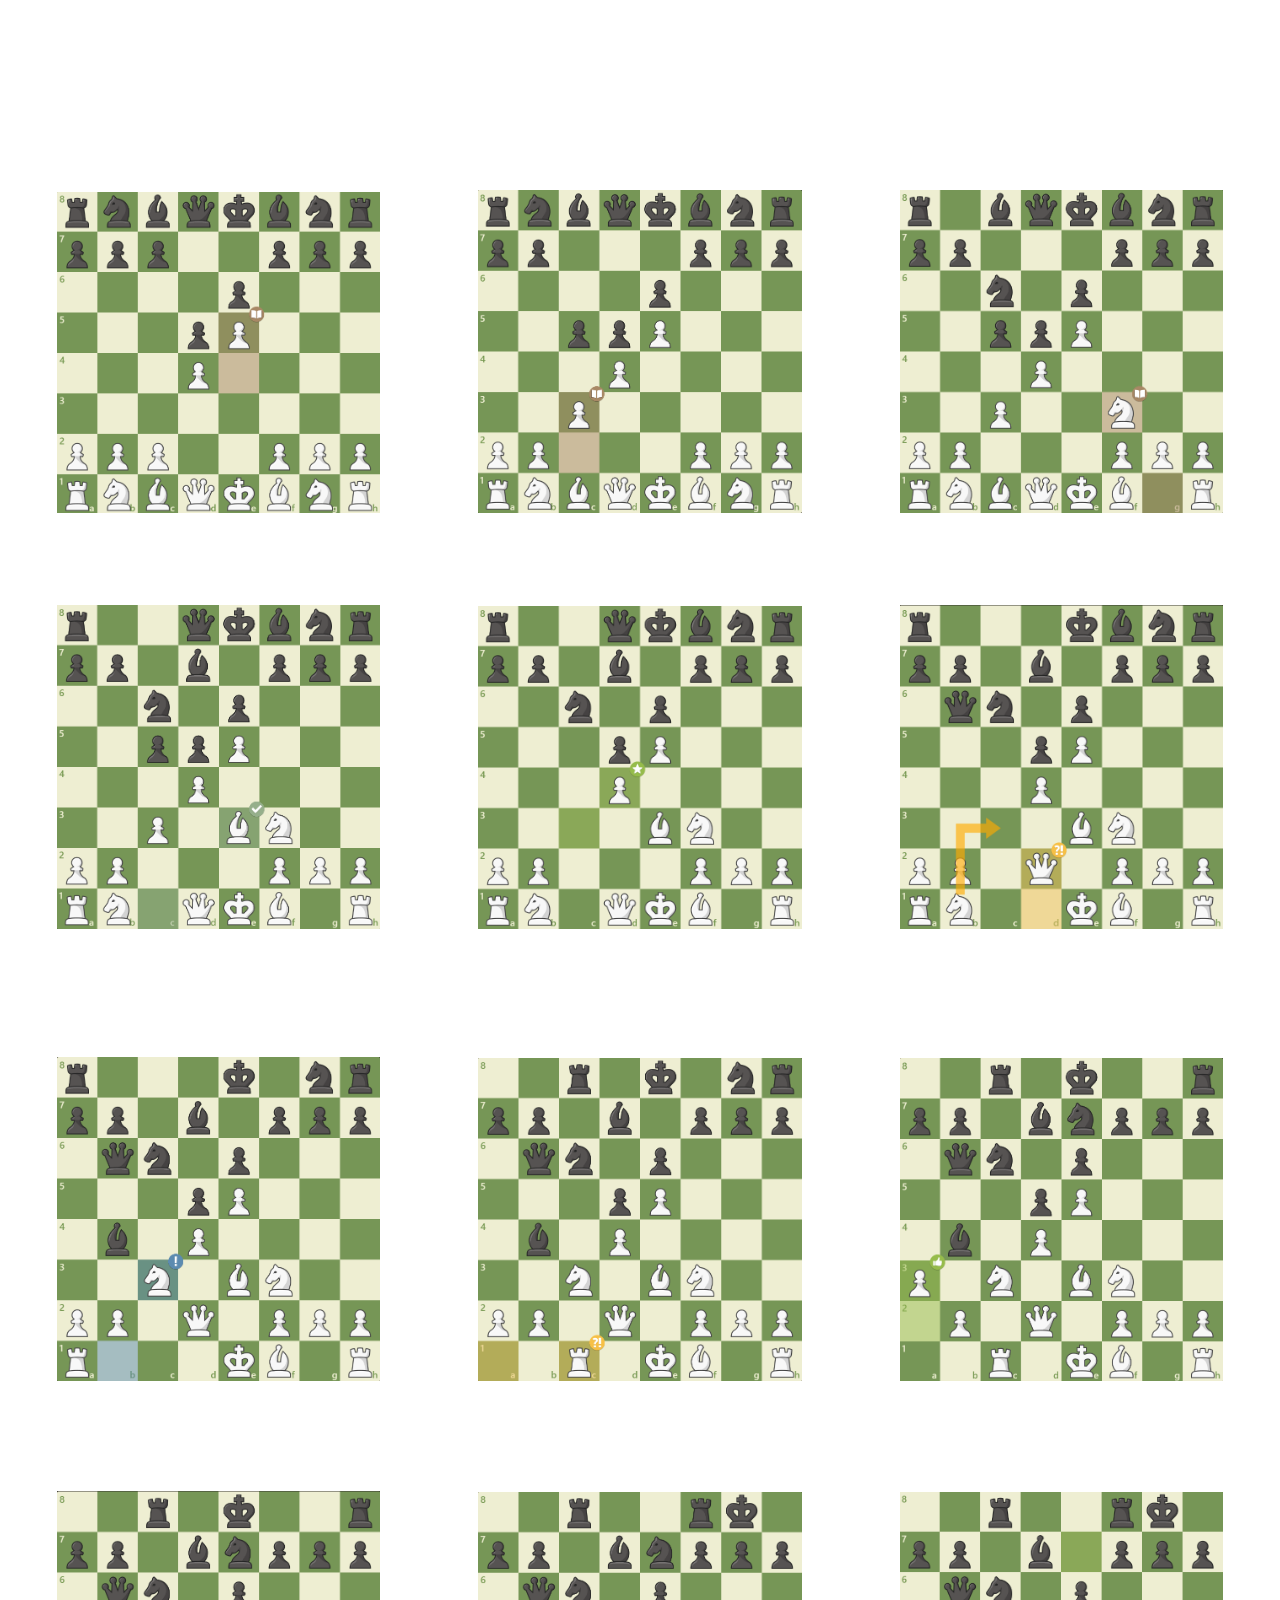
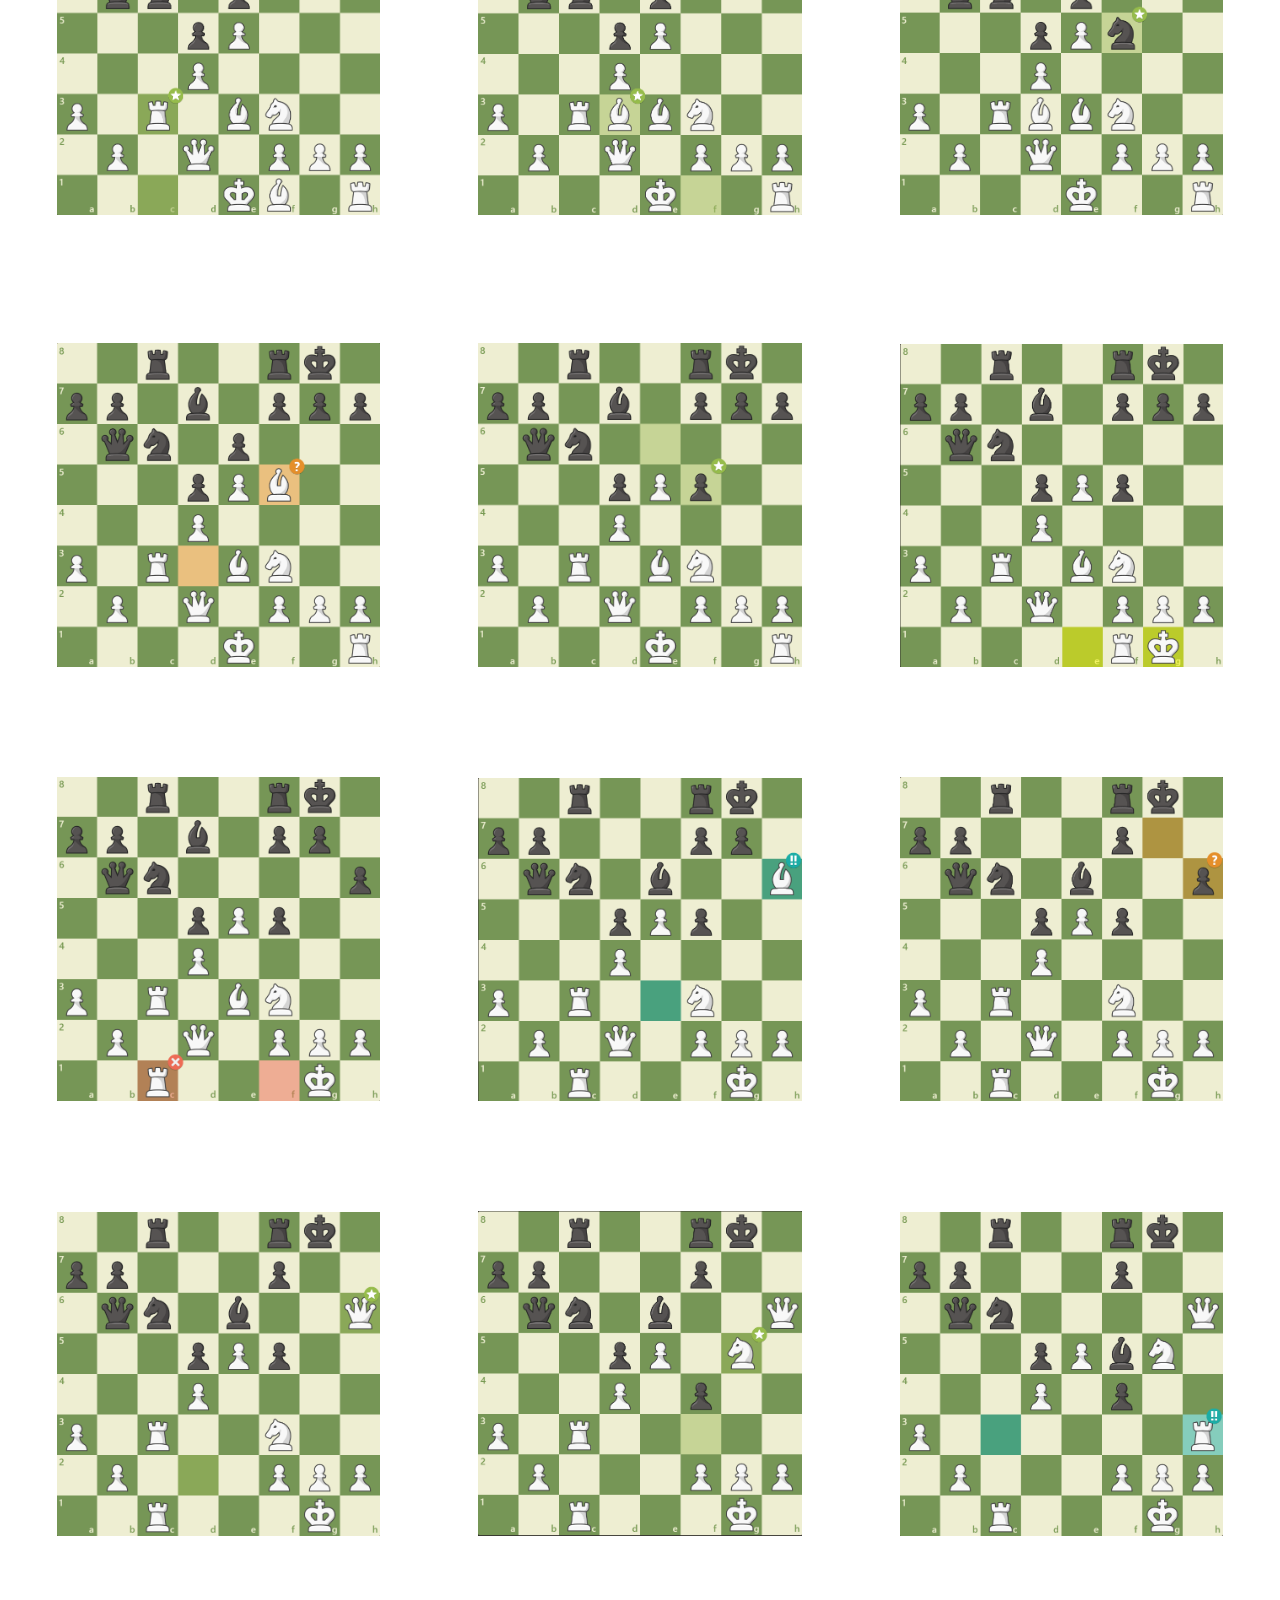
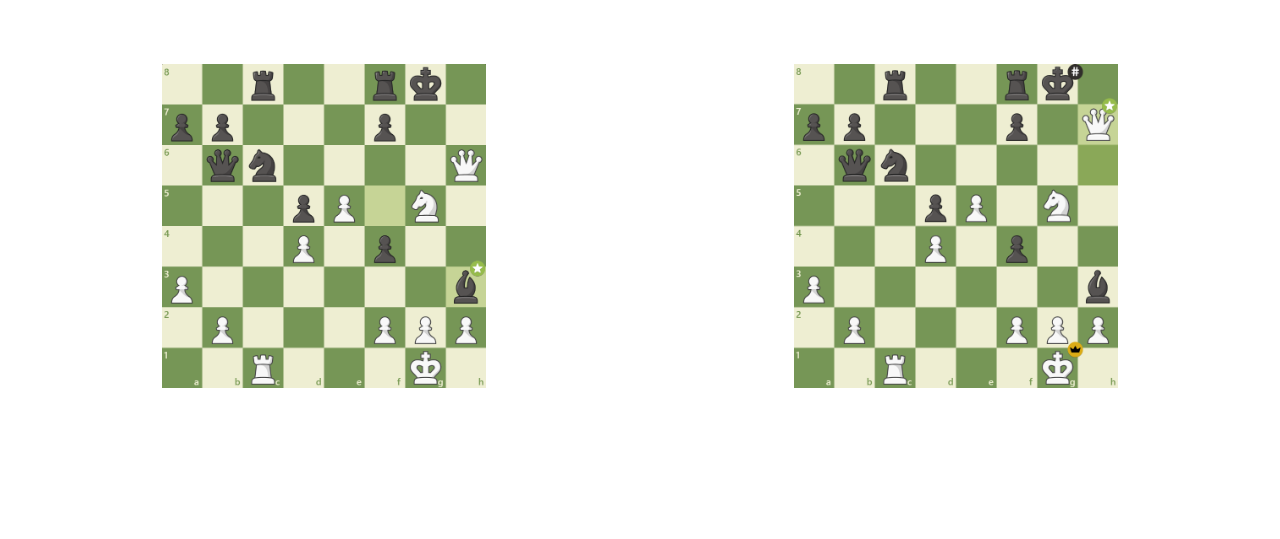
<file: index.html>
<!DOCTYPE html>
<html lang="en">
<head>

    <title>My Website</title>
</head>
<body>
<link rel="stylesheet" href="./chesstyles.css">    
<h1>My first brilliant moves in Chess</h1>

<div class="mainRow">
    <div class="ChessCol">
        <img src="chess1.png" alt="">
        <p id="bottom-text">My game starts off with French Defence, Advanced Variation.</p>
    </div>
    <div class="ChessCol">
        <img src="chess2.png" alt="">
        <p id="bottom-text">My opponent tries to break the center with moving a pawn to c5,however, I reply with c3, stabilizing the center with my pawn chain.</p>
    </div>
    <div class="ChessCol">
        <img src="chess3.png" alt="">
        <p id="bottom-text">He increases pressure to my d4 pawn by moving a knight to c6, I defend back with knight to f3.
        </p>
    </div>
    <div class="ChessCol">
        <img src="chess4.png" alt="">
        <p id="bottom-text">He moves their light-squared bishop to d7, in case if I pin the knight and the bishop can't really be used for anything else anyways in early game currently. I keep reinforcing the center by moving my dark-squared bishop to e3.</p>
    </div>
    <div class="ChessCol">
        <img src="chess5.png" alt="">
        <p id="bottom-text">We exchanged pawns from c5 pawn takes d5 pawn, and c3 pawn recaptures d4 pawn. This opens the C file, which our rooks can use in the future.</p>
    </div>
    <div class="ChessCol">
        <img src="chess6.png" alt="">
        <p id="bottom-text">He develops his queen to b6, threathening to take my b2 pawn as well as increasing pressure onto my d4 pawn. I respond to moving my queen d2, still protecting the d4 pawn as well as protecting my b2 pawn.</p>
    </div>
    <div class="ChessCol">
        <img src="chess7.png" alt="">
        <p id="bottom-text">He tries to pin my queen to my king, but I block with my knight which is a great move, according to the computer somehow.</p>
    </div>
    <div class="ChessCol">
        <img src="chess8.png" alt="">
        <p id="bottom-text">He prepares his rook into the C file, and so did I but it was considered an inaccuracy, according to the computer.</p>
    </div>
    <div class="ChessCol">
        <img src="chess9.png" alt="">
        <p id="bottom-text">He develops his knight to e7, preparing to move it to f5 and increasing further pressure to the d4 pawn, but before that, I threathen to take his dark square bishop with my A pawn.</p>
    </div>
    <div class="ChessCol">
        <img src="chess10.png" alt="">
        <p id="bottom-text">He decides to take my knight, otherwise, if he moves his dark-squared bishop to the only safe square, which is a5, I can play pawn to d4, trapping his bishop. I decide to recapture the bishop with the rook.</p>
    </div>
    <div class="ChessCol">
        <img src="chess11.png" alt="">
        <p id="bottom-text">He castles after our exchangement, and I move my light-squared bishop to d3, so I can have a diagonal on the enemy king as well as readying to castle.</p>
    </div>
    <div class="ChessCol">
        <img src="chess12.png" alt="">
        <p id="bottom-text">He pressures my d4 pawn once again by placing his kingside knight to f5.</p>
    </div>
    <div class="ChessCol">
        <img src="chess13.png" alt="">
        <p id="bottom-text">I capture the knight with my light-squared bishop because it cannot support my pawn structure that is dark-squared and the bishop can at least remove an attacker.</p>
    </div>
    <div class="ChessCol">
        <img src="chess14.png" alt="">
        <p id="bottom-text">He recaptures my bishop with his E pawn, causing him to have doubled pawn in the F file, and an isolated pawn on d5.</p>
    </div>
    <div class="ChessCol">
        <img src="chess14.5.png" alt="">
        <p id="bottom-text">I castled my king and planning to move my rook to c1, having doubled rooks on the C file.</p>
    </div>
    <div class="ChessCol">
        <img src="chess15.png" alt="">
        <p id="bottom-text">He strangely pushes his H pawn forward once to h6, so I resumed to my plan of having doubled rooks on the C file.</p>
    </div>
    <div class="ChessCol">
        <img src="chess16.png" alt="">
        <p id="bottom-text">Next he strangely moves the bishop to e6, protecting the d5 and f5 pawns although they are not attacked at all. But that's when I found to SACRIFICE THE BISHOP!!</p>
    </div>
    <div class="ChessCol">
        <img src="chess17.png" alt="">
        <p id="bottom-text">None of his pieces were able to protect his king, but he captured my bishop with his g2 pawn.
        </p>
    </div>
    <div class="ChessCol">
        <img src="chess18.png" alt="">
        <p id="bottom-text">This allows my queen to recapture the pawn and come close to his king.</p>
    </div>
    <div class="ChessCol">
        <img src="chess19.png" alt="">
        <p id="bottom-text">He pushes his f5 pawn to f4, preparing to move the bishop to f5 to stop checkmate on h7.I still continue attacking by moving my knight to g5, threathening to checkmate with my queen to h7, but that's when...</p>
    </div>
    <div class="ChessCol">
        <img src="chess21.png" alt="">
        <p id="bottom-text">I SACRIFICED THE ROOOOOOOK!! (GothamChess Reference)</p>
    </div>    
   
    <div class="ChessCol">
        <img src="chess22.png" alt="">
        <p id="bottom-text">If he didn't take my rook, I would checkmate him by moving my queen to h8, and if he did, the bishop will no longer to defend the h7, also allowing checkmate. He decided to take my rook, and that's when...</p>
    </div>
    <div class="ChessCol">
        <img src="chess23.png" alt="">
        <p id="bottom-text">Checkmate.</p>
    </div>
    <!-- <div class="inner-container">
        <img src="chess4.png" class="chess-img" alt="">
        <img src="chess5.png" class="chess-img" alt="">
        <img src="chess6.png" class="chess-img" alt="">
    </div>
    <p id="bottom-text"> Lorem ipsum dolor sit amet consectetur adipisicing elit. Porro incidunt suscipit nobis quaerat quod, saepe, eligendi maiores magnam inventore doloribus ipsam veniam dolore voluptate recusandae. Quod, voluptatem. Eum, consequuntur praesentium?</p> -->
</div> -->







</body>
</html>
</file>
<file: chesstyles.css>
body{
    color: white;
    background-image: url(https://www.titanui.com/wp-content/uploads/2014/01/27/Grey-Checker-Pattern-Background-Vector.jpg)
}
h1{
    font-family:Impact, Haettenschweiler, 'Arial Narrow Bold', sans-serif;
    color:white;
    text-align: center;
    font-size: 75px;
    font-weight: lighter;
}


.mainRow {
    width: 100%;
    display: flex;
    justify-content: space-around;
    align-items: baseline;
    flex-wrap: wrap;
}

.ChessCol {
    width: 32%;
    display: flex;
    flex-direction: column;
    align-items: center;
    justify-content: space-around;
}

img {
    width: 80%;
    border: 3px solid white;
}

.outer-container{
    display: flex;
    flex-direction: column;
    justify-content: center;
    align-items: center;
    width:100%;
    margin:5%;
}
.inner-container{
    display: flex;
    justify-content: space-around;
    width:100%;
}
#bottom-text{
    text-align: center;
    width:80%;
}
.chess-img{
    border:white solid 3px;
}
</file>
